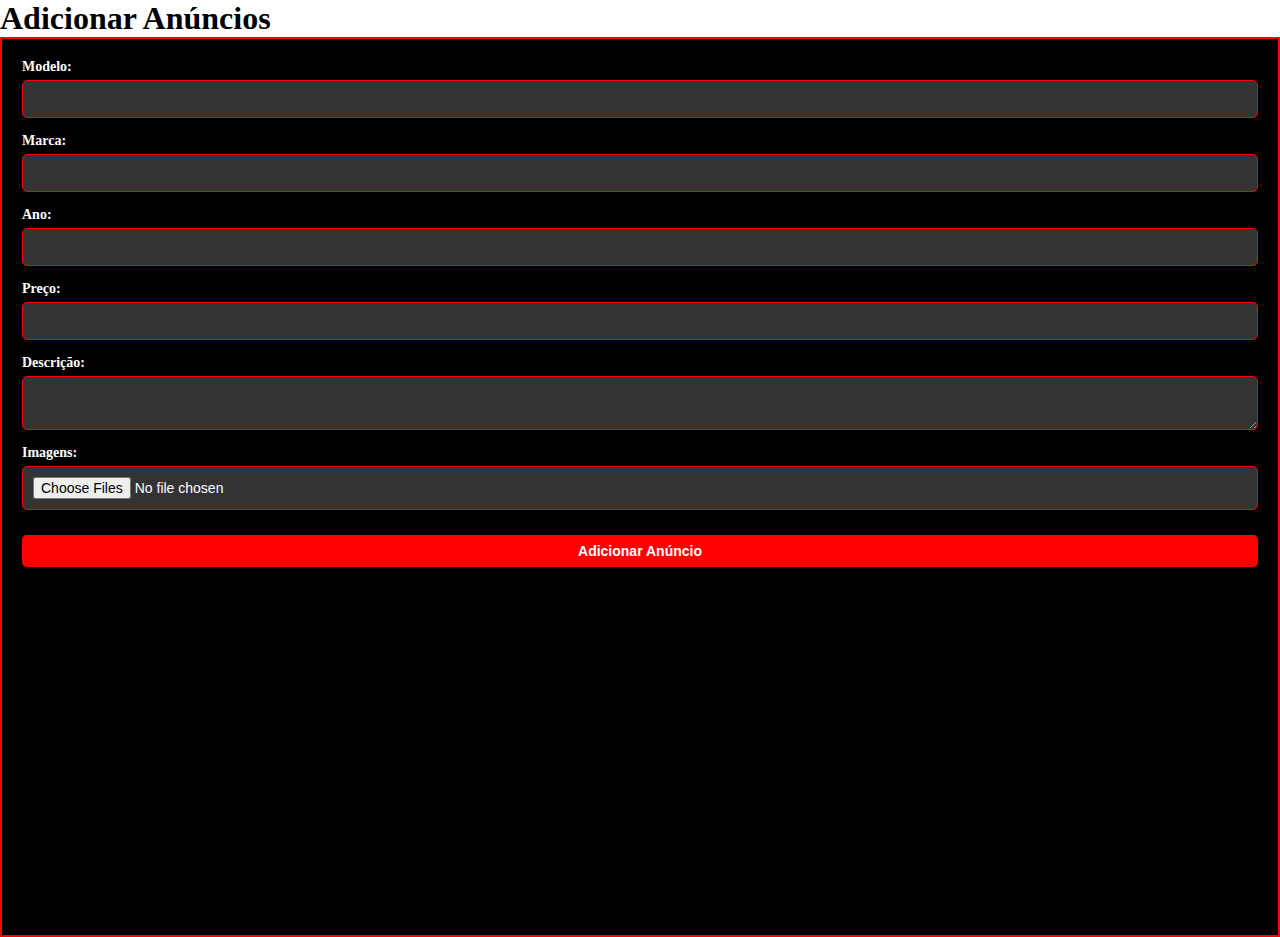
<file: front/pages/anuncios.html>
<!DOCTYPE html>
<html lang="pt-br">
  <head>
    <meta charset="UTF-8" />
    <meta name="viewport" content="width=device-width, initial-scale=1.0" />
    <link rel="stylesheet" href="../styles/stylesaddanuncios.css" />
    <title>Lista de Anúncios</title>
  </head>
  <body>
    <h1>Adicionar Anúncios</h1>
    <div id="anuncios"></div>

    <!-- Formulário para adicionar anúncio -->
    <form id="adicionarAnuncioForm" enctype="multipart/form-data">
      <section class="addAnuncio">
        <label for="modelo">Modelo:</label>
        <input type="text" id="modelo" name="modelo" required />
        <label for="marca">Marca:</label>
        <input type="text" id="marca" name="marca" required />
        <label for="ano">Ano:</label>
        <input type="number" id="ano" name="ano" required />
        <label for="preco">Preço:</label>
        <input type="number" id="preco" name="preco" required />
        <label for="descricao">Descrição:</label>
        <textarea id="descricao" name="descricao" required></textarea>
        <label for="imagens">Imagens:</label>
        <input type="file" id="imagens" name="imagens" multiple />

        <!-- Contêiner para as imagens de preview -->
        <div id="imagePreviewContainer"></div>

        <button type="submit">Adicionar Anúncio</button>
      </section>
    </form>

    <script>
      // Código para enviar o formulário
      document
        .getElementById("adicionarAnuncioForm")
        .addEventListener("submit", function (event) {
          event.preventDefault();

          const formData = new FormData(this);

          fetch("http://localhost:3000/adicionar-anuncio", {
            method: "POST",
            body: formData,
          })
            .then((response) => response.text())
            .then((result) => {
              alert(result);

              window.location.href = "./marketplace.html"; // Redirecionar para o marketplace após adicionar o anúncio
            })
            .catch((error) => {
              console.error("Erro ao adicionar anúncio:", error);
            });
        });

      // Função para exibir o preview das imagens
      document
        .getElementById("imagens")
        .addEventListener("change", function () {
          const imagePreviewContainer = document.getElementById(
            "imagePreviewContainer"
          );
          imagePreviewContainer.innerHTML = ""; // Limpa as imagens de preview anteriores

          const files = this.files;

          for (let i = 0; i < files.length; i++) {
            const file = files[i];
            const reader = new FileReader();

            reader.onload = function (e) {
              const imgElement = document.createElement("img");
              imgElement.src = e.target.result;
              imgElement.alt = `Imagem ${i + 1}`;

              imgElement.classList.add("previewimg"); // Adiciona uma classe para estilizar as imagens

              imagePreviewContainer.appendChild(imgElement);
            };

            reader.readAsDataURL(file);
          }
        });
    </script>
  </body>
</html>
</file>
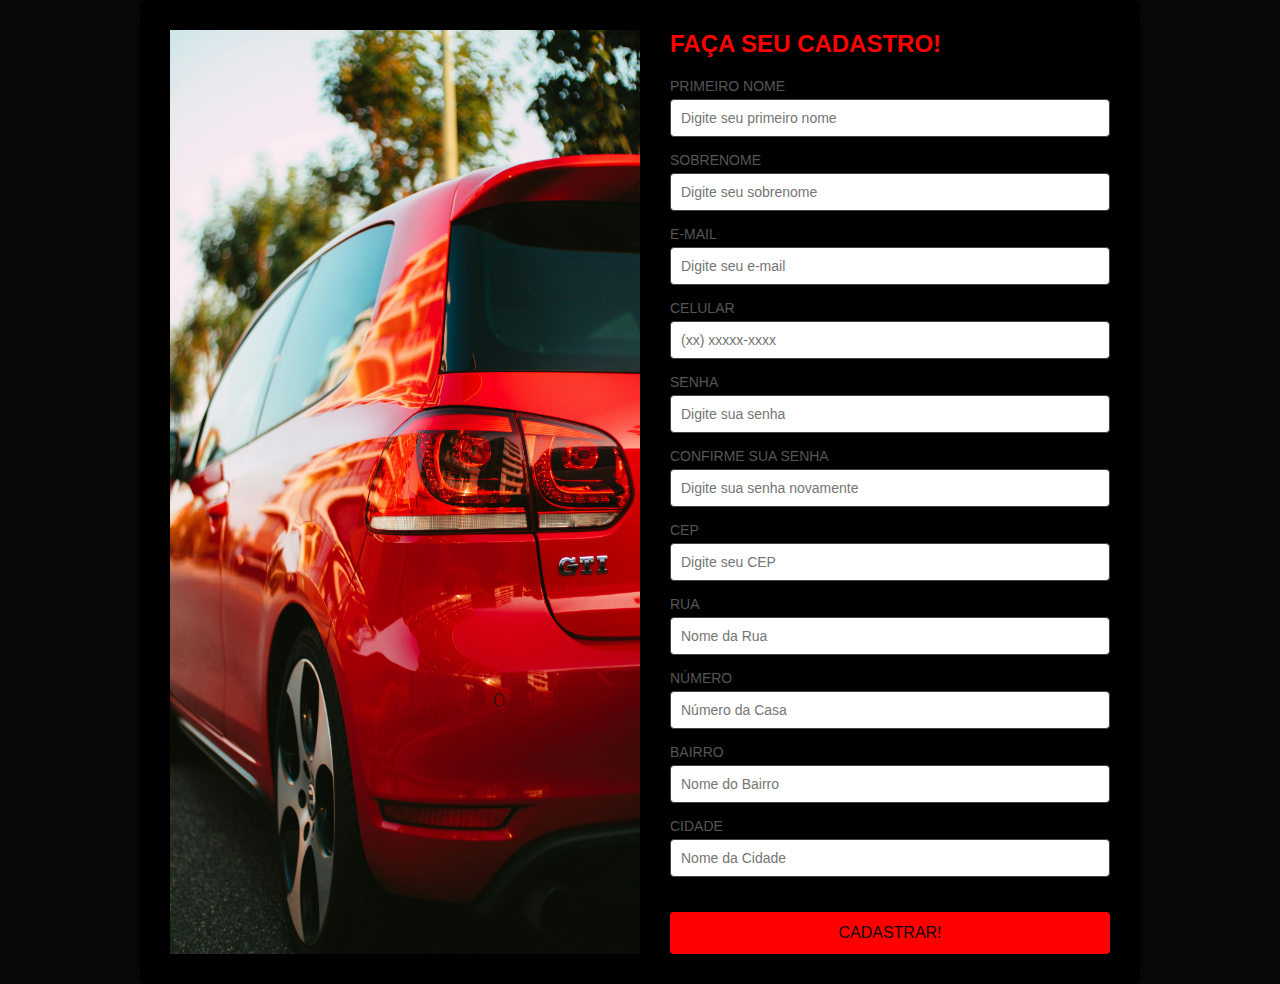
<file: front/pages/cadastro.html>
<!DOCTYPE html>
<html lang="pt-BR">
  <head>
    <meta charset="UTF-8" />
    <meta name="viewport" content="width=device-width, initial-scale=1.0" />
    <title>Faça seu cadastro!</title>
    <link rel="stylesheet" href="../styles/stylescadastro.css" />
    <script src="../script/scripts.js" defer></script>
  </head>
  <body>
    <div class="container">
      <div class="left-section">
        <img src="../images/imgCadastro.jpg" alt="GOLF GTI" />
      </div>
      <div class="right-section">
        <h2>FAÇA SEU CADASTRO!</h2>
        <form id="cadastroForm" action="cadastrar.php" method="POST">
          <div class="input-group">
            <label for="primeiroNome">PRIMEIRO NOME</label>
            <input
              type="text"
              name="primeiroNome"
              id="primeiroNome"
              placeholder="Digite seu primeiro nome"
              required
            />
          </div>
          <div class="input-group">
            <label for="sobrenome">SOBRENOME</label>
            <input
              type="text"
              name="sobrenome"
              id="sobrenome"
              placeholder="Digite seu sobrenome"
              required
            />
          </div>
          <div class="input-group">
            <label for="email">E-MAIL</label>
            <input
              type="email"
              name="email"
              id="email"
              placeholder="Digite seu e-mail"
              required
            />
          </div>
          <div class="input-group">
            <label for="celular">CELULAR</label>
            <input
              type="tel"
              name="celular"
              id="celular"
              placeholder="(xx) xxxxx-xxxx"
              pattern="\(\d{2}\) \d{5}-\d{4}"
              required
            />
          </div>
          <div class="input-group">
            <label for="senha">SENHA</label>
            <input
              type="password"
              name="senha"
              id="senha"
              placeholder="Digite sua senha"
              required
            />
          </div>
          <div class="input-group">
            <label for="confirmarSenha">CONFIRME SUA SENHA</label>
            <input
              type="password"
              name="confirmarSenha"
              id="confirmarSenha"
              placeholder="Digite sua senha novamente"
              required
            />
          </div>
          <div class="input-group">
            <label for="cep">CEP</label>
            <input
              type="text"
              name="cep"
              id="cep"
              placeholder="Digite seu CEP"
              required
            />
          </div>
          <div class="input-group">
            <label for="rua">RUA</label>
            <input
              type="text"
              name="rua"
              id="rua"
              placeholder="Nome da Rua"
              required
            />
          </div>
          <div class="input-group">
            <label for="numero">NÚMERO</label>
            <input
              type="text"
              name="numero"
              id="numero"
              placeholder="Número da Casa"
              required
            />
          </div>
          <div class="input-group">
            <label for="bairro">BAIRRO</label>
            <input
              type="text"
              name="bairro"
              id="bairro"
              placeholder="Nome do Bairro"
              required
            />
          </div>
          <div class="input-group">
            <label for="cidade">CIDADE</label>
            <input
              type="text"
              name="cidade"
              id="cidade"
              placeholder="Nome da Cidade"
              required
            />
          </div>
          <button type="submit">CADASTRAR!</button>
        </form>
        <div id="resultado"></div>
      </div>
    </div>
  </body>
</html>
</file>
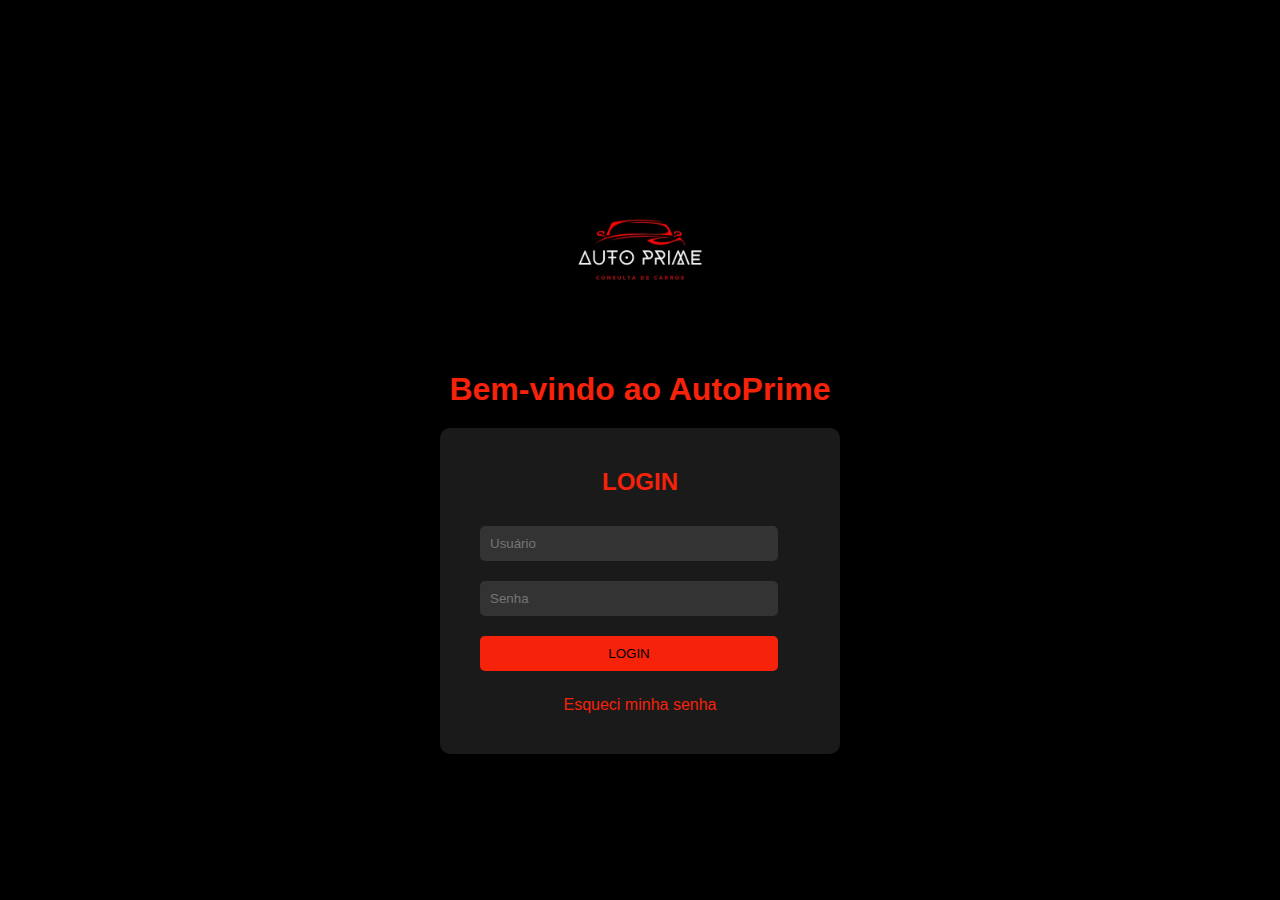
<file: front/pages/login.html>
<!DOCTYPE html>
<html lang="pt-BR">
  <head>
    <meta charset="UTF-8" />
    <meta name="viewport" content="width=device-width, initial-scale=1.0" />
    <title>Login - AutoPrime</title>
    <link rel="stylesheet" href="../styles/styleslogin.css" />
  </head>
  <body>
    <div class="container">
      <div class="logo">
        <img src="../images/logo.jfif" alt="AutoPrime Logo" />
      </div>
      <h1>Bem-vindo ao AutoPrime</h1>
      <div class="login-box">
        <h2>LOGIN</h2>
        <form>
          <input
            type="text"
            placeholder="Usuário"
            required
            aria-label="Usuário"
          />
          <input
            type="password"
            placeholder="Senha"
            required
            aria-label="Senha"
          />
          <input type="submit" value="LOGIN" />
          <div class="forgot-password">
            <a href="recuperarsenha.html">Esqueci minha senha</a>
          </div>
        </form>
      </div>
    </div>
  </body>
</html>
</file>
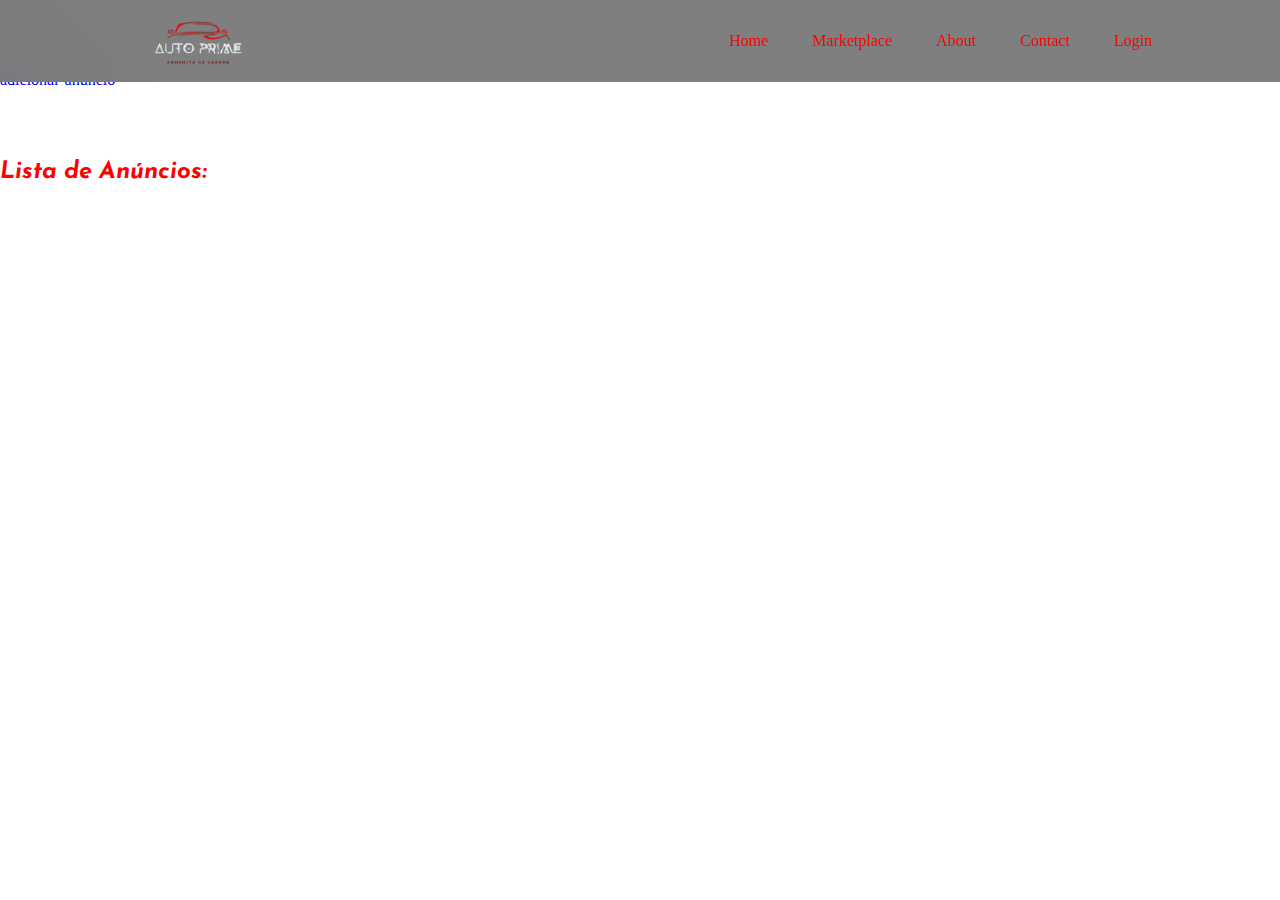
<file: front/pages/marketplace.html>
<!DOCTYPE html>
<html lang="pt-br">
  <head>
    <!-- Seção do cabeçalho do documento -->

    <meta charset="UTF-8" />
    <!-- Define o conjunto de caracteres como UTF-8, que é um padrão para suportar a maioria dos caracteres e símbolos -->

    <meta name="viewport" content="width=device-width, initial-scale=1.0" />
    <!-- Define o viewport para garantir que a página seja dimensionada corretamente em dispositivos móveis -->

    <title>Document</title>
    <!-- Define o título da página que aparece na aba do navegador -->

    <link rel="stylesheet" href="../styles/styles.css" />
    <!-- Link para um arquivo CSS externo que contém estilos para a página. O caminho relativo sugere que o arquivo está em um diretório acima na pasta "styles" -->

    <link
      href="https://unpkg.com/boxicons@2.1.4/css/boxicons.min.css"
      rel="stylesheet"
    />
    <!-- Link para a biblioteca Boxicons, que fornece ícones para uso no documento. O atributo "rel" especifica que é uma folha de estilo -->

    <script src="../script/scripts.js" defer></script>
    <!-- Link para um arquivo JavaScript externo. O atributo "defer" faz com que o script seja executado após a página ter sido completamente carregada -->
  </head>

  <!-- Seção principal do corpo da página -->
  <body>
    <header class="header">
      <!-- Seção de cabeçalho, geralmente contém o logo e a navegação principal -->

      <a href="../index.html" class="logo"> </a>
      <!-- Um link que representa o logotipo da página. O atributo "href" está vazio, então não leva a lugar nenhum -->

      <input type="checkbox" id="check" />
      <!-- Um checkbox que provavelmente é usado para ativar/desativar um menu móvel -->

      <label for="check" class="icons">
        <!-- Um rótulo que controla o checkbox. O atributo "for" está associado ao ID do checkbox -->

        <i class="bx bx-menu" id="menu-icon"></i>
        <!-- Um ícone de menu fornecido pela biblioteca Boxicons, visível quando o menu está fechado -->

        <i class="bx bx-x" id="close-icon"></i>
        <!-- Um ícone de fechar fornecido pela biblioteca Boxicons, visível quando o menu está aberto -->
      </label>

      <nav class="navbar">
        <!-- Navegação principal do site -->

        <a style="--i: 1" href="../index.html">Home</a>
        <!-- Link para a página inicial do site -->

        <a style="--i: 2" href="./pages/marketplace.html">Marketplace</a>
        <!-- Link para a página do marketplace -->

        <a style="--i: 3" href="">About</a>
        <!-- Link para a seção "Sobre" (não tem um destino definido) -->

        <a style="--i: 4" href="">Contact</a>
        <!-- Link para a seção "Contato" (não tem um destino definido) -->

        <a style="--i: 5" href="./cadastro.html">Login</a>
        <!-- Link para a seção "Login" (não tem um destino definido) -->
      </nav>
    </header>

    <section class="">
      <div class="opacity">
        <section class="Titulo">
          <!-- Seção de conteúdo da página -->
          <a href="anuncios.html">adicionar-anuncio</a>
          <!-- Título da seção com o texto "Marketplace" -->
        </section>
        <h2>Lista de Anúncios:</h2>

        <div id="anuncios"></div>
      </div>
    </section>
    <script>
      document.addEventListener("DOMContentLoaded", function () {
        fetch("http://localhost:3000/anuncios")
          .then((response) => response.json())
          .then((data) => {
            const anunciosContainer = document.getElementById("anuncios");
            anunciosContainer.innerHTML = ""; // Limpa o conteúdo existente

            data.forEach((anuncio) => {
              // Verificar se imagens_urls é um array válido
              const imagensUrls = Array.isArray(anuncio.imagens_urls)
                ? anuncio.imagens_urls
                : [];
              const imagensHtml = imagensUrls
                .map((imagemUrl) => {
                  return `<img src="http://localhost:3000/uploads/${imagemUrl}" alt="${anuncio.modelo}">`;
                })
                .join("");

              const precoFormatado = parseFloat(anuncio.preço);
              if (isNaN(precoFormatado)) {
                console.error(
                  `Preço inválido para o anúncio ${anuncio.modelo}`
                );
                return;
              }

              const anuncioElement = document.createElement("div");
              anuncioElement.classList.add("anuncio");

              anuncioElement.innerHTML = `
            
          <h2>${anuncio.modelo} (${anuncio.ano})</h2>
          <p><strong>Marca:</strong> ${anuncio.marca}</p>
          <p><strong>Preço:</strong> R$ ${precoFormatado.toFixed(2)}</p>
          <p><strong>Descrição:</strong> ${anuncio.descrição}</p>
          <div class="imagens">
            ${imagensHtml}
          </div>
         
        `;

              anunciosContainer.appendChild(anuncioElement);
            });
          })
          .catch((error) => {
            console.error("Erro ao buscar anúncios:", error);
          });
      });
    </script>
  </body>
</div>
</section>
</html>
</file>
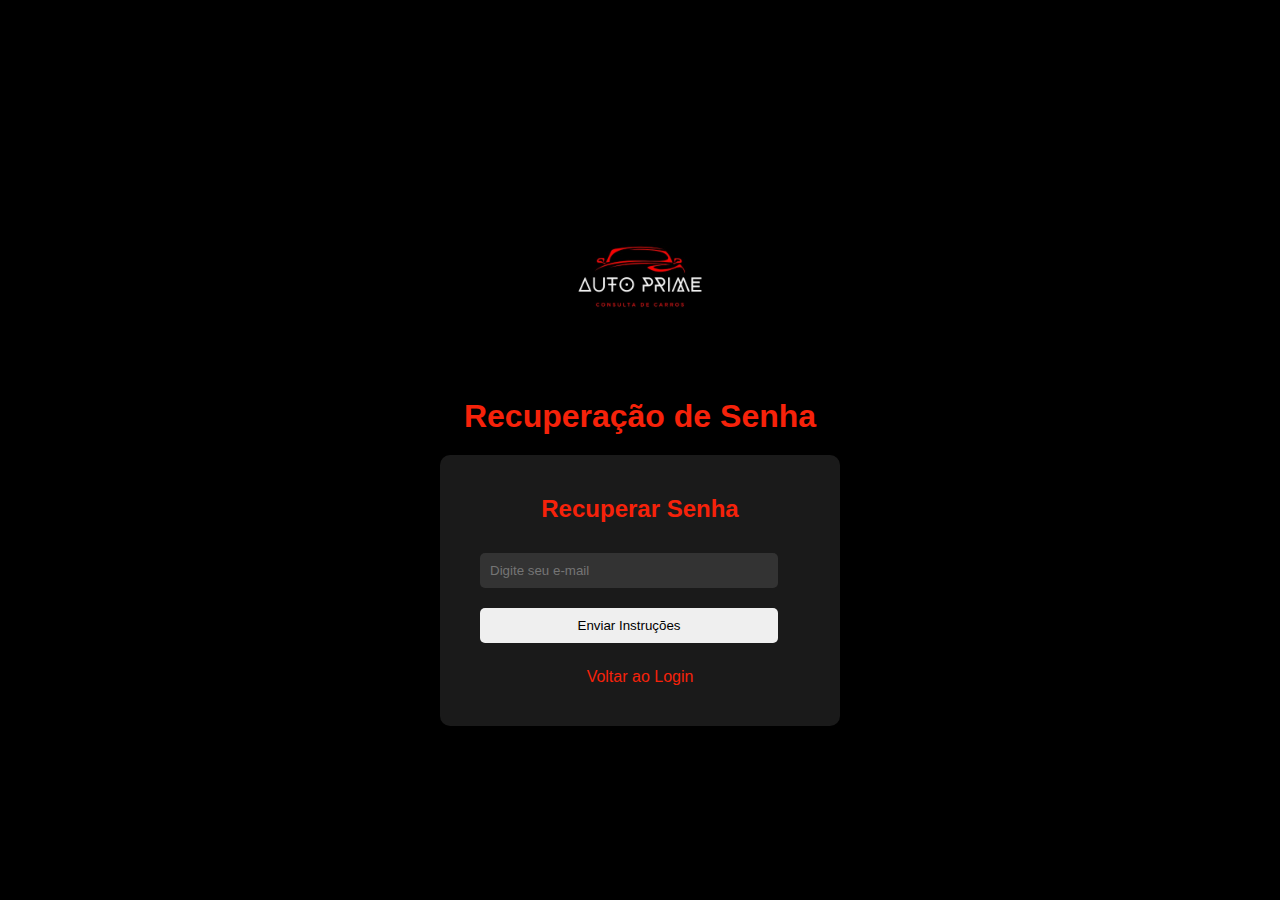
<file: front/pages/recuperarsenha.html>
<!DOCTYPE html>
<html lang="pt-BR">
  <head>
    <meta charset="UTF-8" />
    <meta name="viewport" content="width=device-width, initial-scale=1.0" />
    <title>Recuperar Senha - AutoPrime</title>
    <link rel="stylesheet" href="../styles/stylesesquecisenha.css" />
  </head>
  <body>
    <div class="container">
      <div class="logo">
        <img src="../images/logo.jfif" alt="AutoPrime Logo" />
      </div>
      <h1>Recuperação de Senha</h1>
      <div class="recovery-box">
        <h2>Recuperar Senha</h2>
        <form>
          <input
            type="email"
            placeholder="Digite seu e-mail"
            required
            aria-label="E-mail"
          />
          <input type="submit" value="Enviar Instruções" />
          <div class="back-to-login">
            <a href="login.html">Voltar ao Login</a>
          </div>
        </form>
      </div>
    </div>
  </body>
</html>
</file>
<file: front/styles/stylesaddanuncios.css>
/* CSS da Página de Anúncios */
* {
  margin: 0;
  padding: 0;
  box-sizing: border-box;
}

/* Estilos para o formulário de adicionar anúncio */
.addAnuncio {
  border: 2px solid #ff0000; /* Borda vermelha */
  background-color: #000000; /* Fundo preto */
  color: #ffffff; /* Texto branco */
  display: flex;
  flex-direction: column;
  height: 100vh;
  padding: 20px; /* Espaçamento interno */
  overflow-y: auto; /* Permite rolar o conteúdo verticalmente se necessário */
}

/* Estilos para os labels e inputs */
label {
  margin-bottom: 5px;
  font-size: 14px;
  font-weight: bold;
}

input,
textarea {
  margin-bottom: 15px;
  padding: 10px;
  border: 1px solid #ff0000; /* Borda vermelha */
  border-radius: 5px; /* Bordas arredondadas */
  background-color: #333333; /* Fundo cinza escuro para campos */
  color: #ffffff; /* Texto branco */
  font-size: 14px;
  transition: border-color 0.3s ease; /* Transição suave na borda */
}

input[type="text"],
input[type="number"] {
  -moz-appearance: textfield; /* Remove o estilo padrão dos campos numéricos */
}

input[type="number"]::-webkit-inner-spin-button,
input[type="number"]::-webkit-outer-spin-button {
  -webkit-appearance: none; /* Remove os botões de ajuste no Chrome/Safari */
  margin: 0;
}

input:focus,
textarea:focus {
  border-color: #ff6666; /* Vermelho mais claro ao focar */
  outline: none; /* Remove o contorno padrão */
}

button {
  padding: 8px 16px; /* Ajusta o tamanho do botão */
  border: none;
  background-color: #ff0000; /* Fundo vermelho */
  color: #ffffff; /* Texto branco */
  font-size: 14px;
  font-weight: bold;
  border-radius: 5px; /* Bordas arredondadas */
  cursor: pointer;
  transition: background-color 0.3s ease; /* Transição suave na cor de fundo */
  margin-top: 10px;
}

button:hover {
  background-color: #cc0000; /* Vermelho mais escuro ao passar o mouse */
}

/* Estilos para a pré-visualização da imagem */
#imagePreviewContainer {
  display: flex;
  flex-wrap: wrap; /* Permite que as imagens se ajustem para a linha seguinte */
  gap: 10px; /* Espaço entre as imagens */
}

.previewimg {
  width: 200px; /* Ajusta a largura máxima para 100% do contêiner */
  height: auto; /* Mantém a proporção da imagem */
  border: 1px solid #ff0000; /* Borda vermelha */
  border-radius: 5px; /* Bordas arredondadas */
}

/* Responsividade */
@media (max-width: 768px) {
  .addAnuncio {
    padding: 10px; /* Ajusta o padding em telas menores */
  }

  input,
  textarea {
    font-size: 12px; /* Ajusta o tamanho da fonte em telas menores */
  }

  button {
    font-size: 12px; /* Ajusta o tamanho da fonte do botão em telas menores */
    padding: 6px 12px; /* Ajusta o padding do botão em telas menores */
  }
}
</file>
<file: front/styles/stylescadastro.css>
* {
  margin: 0;
  padding: 0;
  box-sizing: border-box;
}

input:focus,
input:valid {
  background-color: #ff0000;
}

body {
  font-family: Arial, sans-serif;
  background-color: #0a0808;
  display: flex;
  justify-content: center;
  align-items: center;
}

.container {
  display: flex;
  width: 80%;
  max-width: 1000px;
  box-shadow: 0px 4px 20px rgba(0, 0, 0, 0.642);
  background-color: #000000;
  border-radius: 8px;
  overflow: hidden;
  padding: 30px;
}

.left-section {
  background-color: #7d7d7c;
  width: 50%;
  display: flex;
  justify-content: center;
  align-items: center;
}

.left-section img {
  width: 100%;
  height: 100%;
}

.right-section {
  padding-left: 30px;
  width: 50%;
  height: 100%;

  display: flex;
  flex-direction: column;
  justify-content: space-between;
}

h2 {
  margin-bottom: 20px;
  font-size: 24px;
  color: #ff0000;
}

form {
  display: flex;
  flex-direction: column;
}

.input-group {
  margin-bottom: 15px;
}

label {
  font-size: 14px;
  color: #565656;
  margin-bottom: 5px;
  display: block;
}

input {
  width: 100%;
  padding: 10px;
  font-size: 14px;
  border: 1px solid #424242;
  border-radius: 4px;
}

.radio-group {
  display: flex;
  gap: 10px;
  margin-top: 5px;
}

button {
  padding: 12px;
  font-size: 16px;
  background-color: #ff0000;
  color: #0a0909;
  border: none;
  border-radius: 4px;
  cursor: pointer;
  margin-top: 20px;
}

button:hover {
  background-color: #b30000;
}
</file>
<file: front/styles/styleslogin.css>
* {
  margin: 0;
  padding: 0;
  box-sizing: border-box;
  font-family: Arial, sans-serif;
}

body {
  background-color: #000000; /* Fundo preto */
  color: #ffffff;
  display: flex;
  justify-content: center;
  align-items: center;
  height: 100vh;
  overflow: hidden; /* Evita rolagem indesejada */
}

.container {
  display: flex;
  flex-direction: column;
  justify-content: center;
  align-items: center;
  width: 90%; /* Ajuste para melhorar a responsividade */
  max-width: 500px;
  background-color: rgba(0, 0, 0, 0.8);
  padding: 20px;
  border-radius: 10px;
  box-shadow: 0 0 10px rgba(0, 0, 0, 0.5);
}

.logo {
  margin-bottom: 20px;
}

.logo img {
  width: 200px; /* Ajuste o tamanho da logo conforme necessário */
  height: auto;
}

h1 {
  font-size: 2rem;
  color: #f6220a;
  margin-bottom: 20px;
  text-align: center;
}

.login-box {
  background-color: #1a1a1a;
  padding: 40px;
  border-radius: 10px;
  width: 100%;
  max-width: 400px;
}

.login-box h2 {
  text-align: center;
  margin-bottom: 20px;
  color: #f6220a;
}

.login-box input {
  width: calc(100% - 22px); /* Ajusta a largura dos campos de entrada */
  padding: 10px;
  margin: 10px 0;
  border: none;
  border-radius: 5px;
}

.login-box input[type="text"],
.login-box input[type="password"] {
  background-color: #333;
  color: #fff;
}

.login-box input[type="submit"] {
  background-color: #f6220a;
  color: #000;
  cursor: pointer;
  border: none;
}

.login-box input[type="submit"]:hover {
  background-color: #f6220a;
}

.forgot-password {
  display: block;
  text-align: center;
  margin-top: 15px;
}

.forgot-password a {
  color: #f6220a;
  text-decoration: none;
}

.forgot-password a:hover {
  text-decoration: underline;
}

/* Responsividade */
@media (max-width: 600px) {
  .logo img {
    width: 150px; /* Reduz o tamanho da logo em telas menores */
  }

  h1 {
    font-size: 1.5rem;
  }

  .login-box {
    padding: 20px;
  }
}
</file>
<file: front/styles/styles.css>
@font-face {
  font-family: Josefins;
  src: url("../fonts/JosefinSans.ttf");
}

@font-face {
  font-family: JosefinsItalic;
  src: url("../fonts/JosefinSans-Italic.ttf");
}

* {
  box-sizing: border-box; /* Inclui o padding e a borda no cálculo da largura e altura dos elementos */
  padding: 0; /* Remove o padding padrão de todos os elementos */
  margin: 0; /* Remove o margin padrão de todos os elementos */
  text-decoration: none; /* Remove o sublinhado dos links por padrão */
}

.header {
  position: fixed; /* Faz com que o cabeçalho fique fixo no topo da página */
  top: 0; /* Alinha o cabeçalho ao topo da página */
  left: 0; /* Alinha o cabeçalho à esquerda da página */
  width: 100%; /* Faz com que o cabeçalho ocupe toda a largura da página */
  padding: 1rem 10%; /* Adiciona padding interno ao cabeçalho */
  display: flex; /* Usa Flexbox para o layout do cabeçalho */
  justify-content: space-between; /* Espaça os itens dentro do cabeçalho igualmente, com espaço entre eles */
  align-items: center; /* Alinha verticalmente os itens no centro do cabeçalho */
  z-index: 1000;
}

h2 {
  color: red; /* Define a cor do texto dos elementos <h2> como vermelho */
  font-family: JosefinsItalic;
}

.Titulo {
  height: 10rem; /* Define a altura das seções como 10rem */
  display: flex; /* Usa Flexbox para o layout das seções */
  align-items: center; /* Alinha verticalmente os itens no centro da seção */
}

.header::before {
  content: ""; /* Adiciona um pseudo-elemento vazio antes do conteúdo do cabeçalho */
  position: absolute; /* Posiciona o pseudo-elemento de forma absoluta em relação ao cabeçalho */
  top: 0; /* Alinha o pseudo-elemento ao topo do cabeçalho */
  left: 0; /* Alinha o pseudo-elemento à esquerda do cabeçalho */
  width: 100%; /* Faz com que o pseudo-elemento ocupe toda a largura do cabeçalho */
  height: 100%; /* Faz com que o pseudo-elemento ocupe toda a altura do cabeçalho */
  background: rgba(
    0,
    0,
    0,
    0.5
  ); /* Adiciona um fundo semitransparente preto ao pseudo-elemento */
  backdrop-filter: blur(
    50px
  ); /* Aplica um desfoque ao fundo atrás do cabeçalho */
  z-index: -1; /* Coloca o pseudo-elemento atrás do conteúdo do cabeçalho */
}

.logo {
  width: 140px;
  height: 50px;
  overflow: hidden;

  background: url("../images/logo.png");
  background-size: cover;
  background-repeat: no-repeat;
  background-position: center;
}

.header::after {
  content: ""; /* Adiciona um pseudo-elemento vazio após o conteúdo do cabeçalho */
  position: absolute; /* Posiciona o pseudo-elemento de forma absoluta em relação ao cabeçalho */
  top: 0; /* Alinha o pseudo-elemento ao topo do cabeçalho */
  right: -100%; /* Posiciona o pseudo-elemento fora da tela à direita */
  height: 100%; /* Faz com que o pseudo-elemento ocupe toda a altura do cabeçalho */
  width: 100%; /* Faz com que o pseudo-elemento ocupe toda a largura do cabeçalho */
  background: linear-gradient(
    90deg,
    transparent,
    black,
    red
  ); /* Adiciona um gradiente preto transparente para criar um efeito de transição */
  transition: 0.5s; /* Define a duração da transição para o efeito de gradiente */
}

.header:hover::after {
  right: 100%; /* Move o pseudo-elemento para a direita da tela quando o cabeçalho é hoverado */
}

.imgback {
  background-image: url(../images/concessionaria-f1rst-motors-em-dubai-1656945205320_v2_1x1.jpg);
}

.imgback .opacity {
  background: rgba(0, 0, 0, 0.5);
  padding: 10px;
}

.navbar a {
  font-size: 1rem; /* Define o tamanho da fonte dos links de navegação como 1rem */
  color: red; /* Define a cor do texto dos links de navegação como preto */
  font-weight: 500; /* Define o peso da fonte dos links de navegação como semi-negrito */
  margin-left: 2.5rem; /* Adiciona uma margem à esquerda dos links de navegação */
}

.navbar a:hover {
  color: white; /* Define a cor do texto dos links de navegação como branco quando o mouse passa sobre eles */
}

#check {
  display: none; /* Esconde o checkbox utilizado para controlar o menu móvel */
}

.icons {
  position: absolute; /* Posiciona os ícones de forma absoluta em relação ao cabeçalho */
  right: 5%; /* Alinha os ícones a 5% da borda direita do cabeçalho */
  font-size: 2.8rem; /* Define o tamanho da fonte dos ícones como 2.8rem */
  color: black; /* Define a cor dos ícones como preto */
  cursor: pointer; /* Define o cursor como ponteiro ao passar sobre os ícones */
  display: none; /* Esconde os ícones por padrão */
}

.curiosidades h2 {
  text-align: center;
}

.cards {
  display: flex;
  justify-content: space-between; /* Espaço igual entre os cards */
  align-items: center;
  gap: 10px; /* Espaço entre os cards */
  flex-wrap: wrap; /* Permite que os cards se movam para a linha seguinte se necessário */
  padding: 20px; /* Espaçamento interno da seção */
  overflow: hidden;
}
.cards .card {
  width: 250px;
  height: 200px;
  perspective: 800px;
}

.card_inner {
  width: 100%;
  height: 100%;
  position: relative;
  transition: transform 1.5s;
  transform-style: preserve-3d;
}

.card:hover > .card_inner {
  cursor: pointer;
  transform: rotateY(180deg);
}

.cards .card_front,
.cards .card_back {
  width: 100%;
  height: 100%;
  border-radius: 2rem;
  box-shadow: 0 0 5px 2px rgba(0, 0, 0, 0.5);
  backface-visibility: hidden;
  position: absolute;
  overflow: hidden;
}

.cards .card_back {
  transform: rotateY(180deg);
  background-color: #000000;
  display: flex;
  flex-direction: column;
  justify-content: center;
  align-items: center;
}

.cards .card_front img {
  width: 100%;
  height: 100%;
}

.cards .card_back h2 {
  color: #fff;
}

.carousel {
  position: relative;
  width: 500px;
  margin-left: 33%;
  display: flex;
  justify-content: center;
  align-items: center;
  overflow: hidden;
  border: 2px solid #ddd;
  border-radius: 8px;
}

.carousel-inner {
  display: flex;
  transition: transform 0.5s ease;
}

.carousel-item {
  min-width: 100%;
  box-sizing: border-box;
}

.carousel-control {
  position: absolute;
  top: 50%;
  width: 40px;
  height: 40px;
  background: rgba(0, 0, 0, 0.5);
  color: #fff;
  text-align: center;
  line-height: 40px;
  font-size: 24px;
  cursor: pointer;
  border-radius: 50%;
  transform: translateY(-50%);
  z-index: 100;
}

.carousel-control.prev {
  left: 10px;
}

.carousel-control.next {
  right: 10px;
}
/*inicio do rodape  */
footer {
  width: 100%;
  background-color: #000000;
  padding: 30px;
}
.container {
  display: grid;
  grid-template-columns: repeat(4, 1fr);
  padding: 1.5rem 1.5rem;
}
footer ul {
  list-style: none;
}
.footer_col {
  width: 100%;
  height: 100%;
}
.footer_col h4 {
  color: white;
  margin-bottom: 30px;
  position: relative;
}
.footer_col h4::before {
  content: "";
  position: absolute;
  left: 0;
  bottom: -10px;
  background-color: red;
  height: 2px;
  width: 50px;
}
.footer_col ul li:not(:last-child) {
  margin-bottom: 20px;
}
.footer_col ul li a {
  font-size: 15px;
  text-decoration: none;
  color: gray;
  display: block;
  transition: all 0.7s ease;
}
.footer_col ul li a:hover {
  color: aquamarine;
  padding-left: 5px;
}

.footer_col .social_links a {
  display: inline-block;
  height: 50px;
  width: 50px;
  margin: 0 10px;
  text-align: center;
  line-height: 50px;
  border-radius: 50%;
  color: white;
  transition: all 1s ease;
}

.footer_col .social_links a:hover {
  background-color: white;
  color: black;
}
/*fim do rodape */

/* -- Breakpoints -- */
@media (max-width: 992px) {
  /* Estilos para dispositivos com largura máxima de 992px */

  .header {
    padding: 1rem 5%; /* Reduz o padding do cabeçalho para 5% nas laterais em telas menores */
  }
}

@media (max-width: 768px) {
  /* Estilos para dispositivos com largura máxima de 768px */

  .icons {
    display: inline-flex; /* Exibe os ícones como flexíveis em linha */
  }

  #check:checked ~ .icons #menu-icon {
    display: none; /* Esconde o ícone de menu quando o checkbox está marcado */
  }

  .icons #close-icon {
    display: none; /* Esconde o ícone de fechar por padrão */
  }

  #check:checked ~ .icons #close-icon {
    display: block; /* Exibe o ícone de fechar quando o checkbox está marcado */
  }

  .navbar {
    position: absolute; /* Posiciona a barra de navegação de forma absoluta em relação ao cabeçalho */
    top: 100%; /* Posiciona a barra de navegação abaixo do cabeçalho */
    right: 0; /* Alinha a barra de navegação à direita */
    width: 100%; /* Faz com que a barra de navegação ocupe toda a largura disponível */
    height: 0; /* Define a altura da barra de navegação como 0 por padrão */
    background-color: blueviolet; /* Define a cor de fundo da barra de navegação */
    overflow: hidden; /* Oculta o conteúdo que excede a altura da barra de navegação */
    transition: 0.3s ease; /* Define a duração da transição para a expansão da barra de navegação */
  }

  #check:checked ~ .navbar {
    height: 50vh; /* Define a altura da barra de navegação para 50% da altura da visualização quando o checkbox está marcado */
  }

  .navbar a {
    display: block; /* Exibe os links da barra de navegação como blocos */
    font-size: 1rem; /* Define o tamanho da fonte dos links como 1rem */
    margin: 20px 0; /* Adiciona margens superior e inferior de 20px aos links */
    text-align: center; /* Centraliza o texto dos links */
    transform: translateY(-50px); /* Move os links 50px para cima por padrão */
    transition: 0.3s ease; /* Define a duração da transição para a movimentação dos links */
    opacity: 0; /* Define a opacidade dos links como 0 por padrão */
  }

  #check:checked ~ .navbar a {
    transform: translateY(
      0
    ); /* Move os links para a posição original quando o checkbox está marcado */
    transition-delay: calc(
      0.15s * var(--i)
    ); /* Adiciona um atraso à transição baseado na variável --i */
    opacity: 1; /* Define a opacidade dos links como 1 quando o checkbox está marcado */
  }
  .container {
    grid-template-columns: repeat(2, 1fr);
    gap: 2rem;
  }
}
@media (max-width: 466px) {
  .container {
    grid-template-columns: repeat(1, 1fr);
    gap: 2rem;
  }
}

.introduçaocarro {
  color: white;
  padding: 10px;
}

.imagens {
  display: flex;
  justify-content: space-evenly;
  align-items: center;
}

.imagens img {
  height: 200px;
  width: 200px;
}
</file>
<file: front/styles/stylesesquecisenha.css>
* {
  margin: 0;
  padding: 0;
  box-sizing: border-box;
  font-family: Arial, sans-serif;
}

body {
  background-color: #000000; /* Fundo preto */
  color: #ffffff;
  display: flex;
  justify-content: center;
  align-items: center;
  height: 100vh;
  overflow: hidden; /* Evita rolagem indesejada */
}

.container {
  display: flex;
  flex-direction: column;
  justify-content: center;
  align-items: center;
  width: 80%;
  max-width: 500px;
  background-color: rgba(0, 0, 0, 0.8);
  padding: 20px;
  border-radius: 10px;
  box-shadow: 0 0 10px rgba(0, 0, 0, 0.5);
}

.logo {
  margin-bottom: 20px;
}

.logo img {
  width: 200px; /* Ajuste o tamanho da logo conforme necessário */
  height: auto;
}

h1 {
  font-size: 2rem;
  color: #f6220a;
  margin-bottom: 20px;
  text-align: center;
}

.recovery-box {
  background-color: #1a1a1a;
  padding: 40px;
  border-radius: 10px;
  width: 100%;
  max-width: 400px;
}

.recovery-box h2 {
  text-align: center;
  margin-bottom: 20px;
  color: #f6220a;
}

.recovery-box input {
  width: calc(100% - 22px); /* Ajusta a largura dos campos de entrada */
  padding: 10px;
  margin: 10px 0;
  border: none;
  border-radius: 5px;
}

.recovery-box input[type="email"] {
  background-color: #333;
  color: #f6220a;
}

.recovery-box input[type="submit"] {
  color: #f6220a;
  color: #000;
  cursor: pointer;
  border: none;
}

.recovery-box input[type="submit"]:hover {
  color: #f6220a;
}

.back-to-login {
  margin-top: 15px;
  text-align: center;
}

.back-to-login a {
  color: #f6220a;
  text-decoration: none;
}

.back-to-login a:hover {
  text-decoration: underline;
}

/* Responsividade */
@media (max-width: 600px) {
  .logo img {
    width: 150px; /* Reduz o tamanho da logo em telas menores */
  }

  h1 {
    font-size: 1.5rem;
  }

  .recovery-box {
    padding: 20px;
  }
}
</file>
